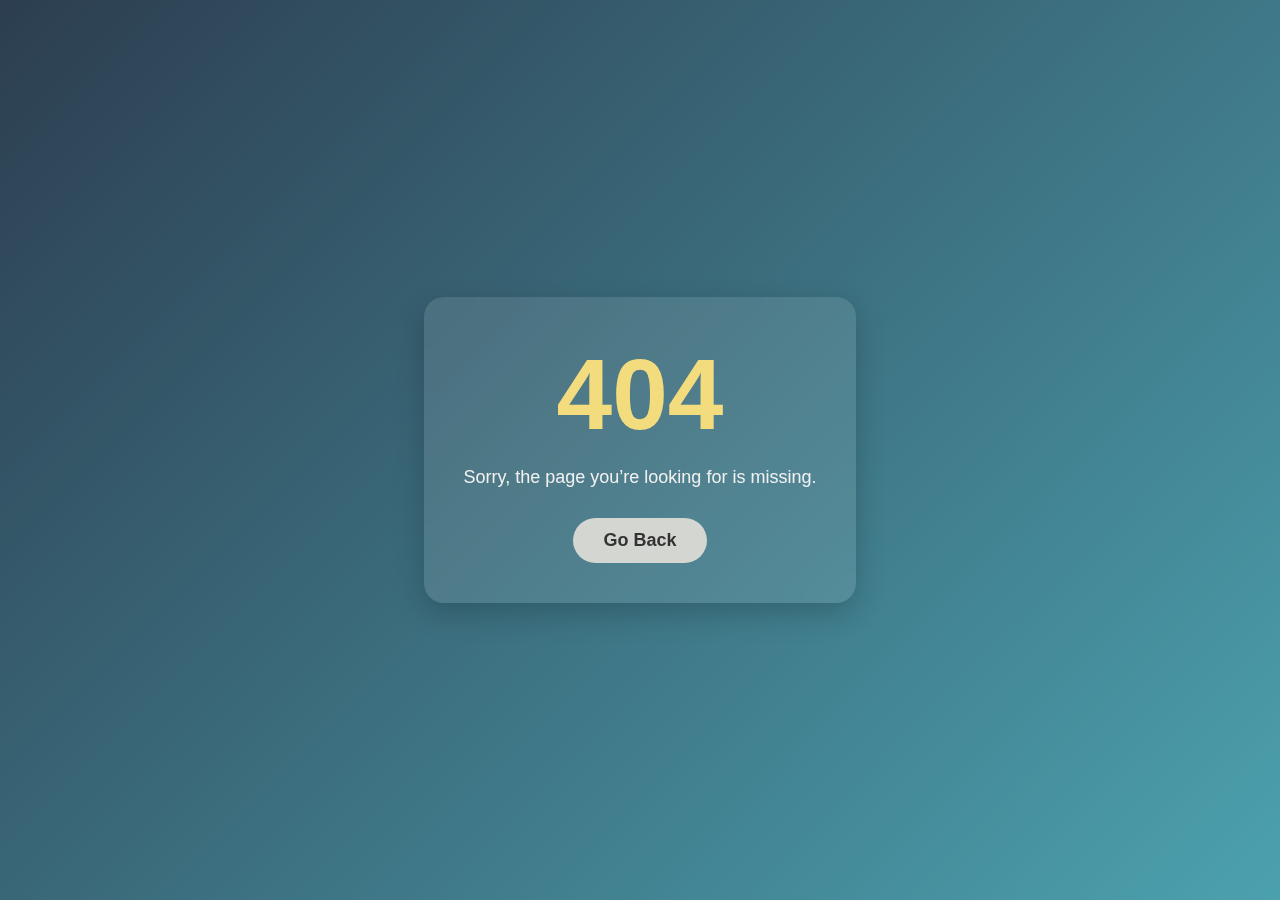
<file: index.html>
<!DOCTYPE html>
<html lang="en">

<head>
    <meta charset="UTF-8">
    <meta name="viewport" content="width=device-width, initial-scale=1.0">
    <title>404 Not Found</title>
    <style>
        * {
            margin: 0;
            padding: 0;
            box-sizing: border-box;
        }

        body {
            font-family: 'Poppins', sans-serif;
            background: linear-gradient(135deg, #2c3e50, #4ca1af);
            color: #fff;
            display: flex;
            justify-content: center;
            align-items: center;
            height: 100vh;
            text-align: center;
        }

        .container {
            max-width: 500px;
            padding: 40px;
            background: rgba(255, 255, 255, 0.1);
            border-radius: 20px;
            backdrop-filter: blur(10px);
            box-shadow: 0px 10px 30px rgba(0, 0, 0, 0.2);
        }

        h1 {
            font-size: 100px;
            font-weight: 700;
            color: #f5dd7dfb;
        }

        p {
            font-size: 18px;
            color: #f1f1f1;
            margin: 15px 0 30px;
        }

        .btn {
            background: #d4d6d1;
            color: #333;
            padding: 12px 30px;
            font-size: 18px;
            border: none;
            border-radius: 30px;
            cursor: pointer;
            transition: all 0.3s ease;
            font-weight: 600;
        }

        .btn:hover {
            background: #ffdb4d;
            transform: scale(1.05);
        }
    </style>
</head>

<body>
    <div class="container">
        <h1>404</h1>
        <p>Sorry, the page you’re looking for is missing.</p>
        <button class="btn" onclick="window.location.href='geri.html';">Go Back</button>
    </div>
</body>

</html>
</file>
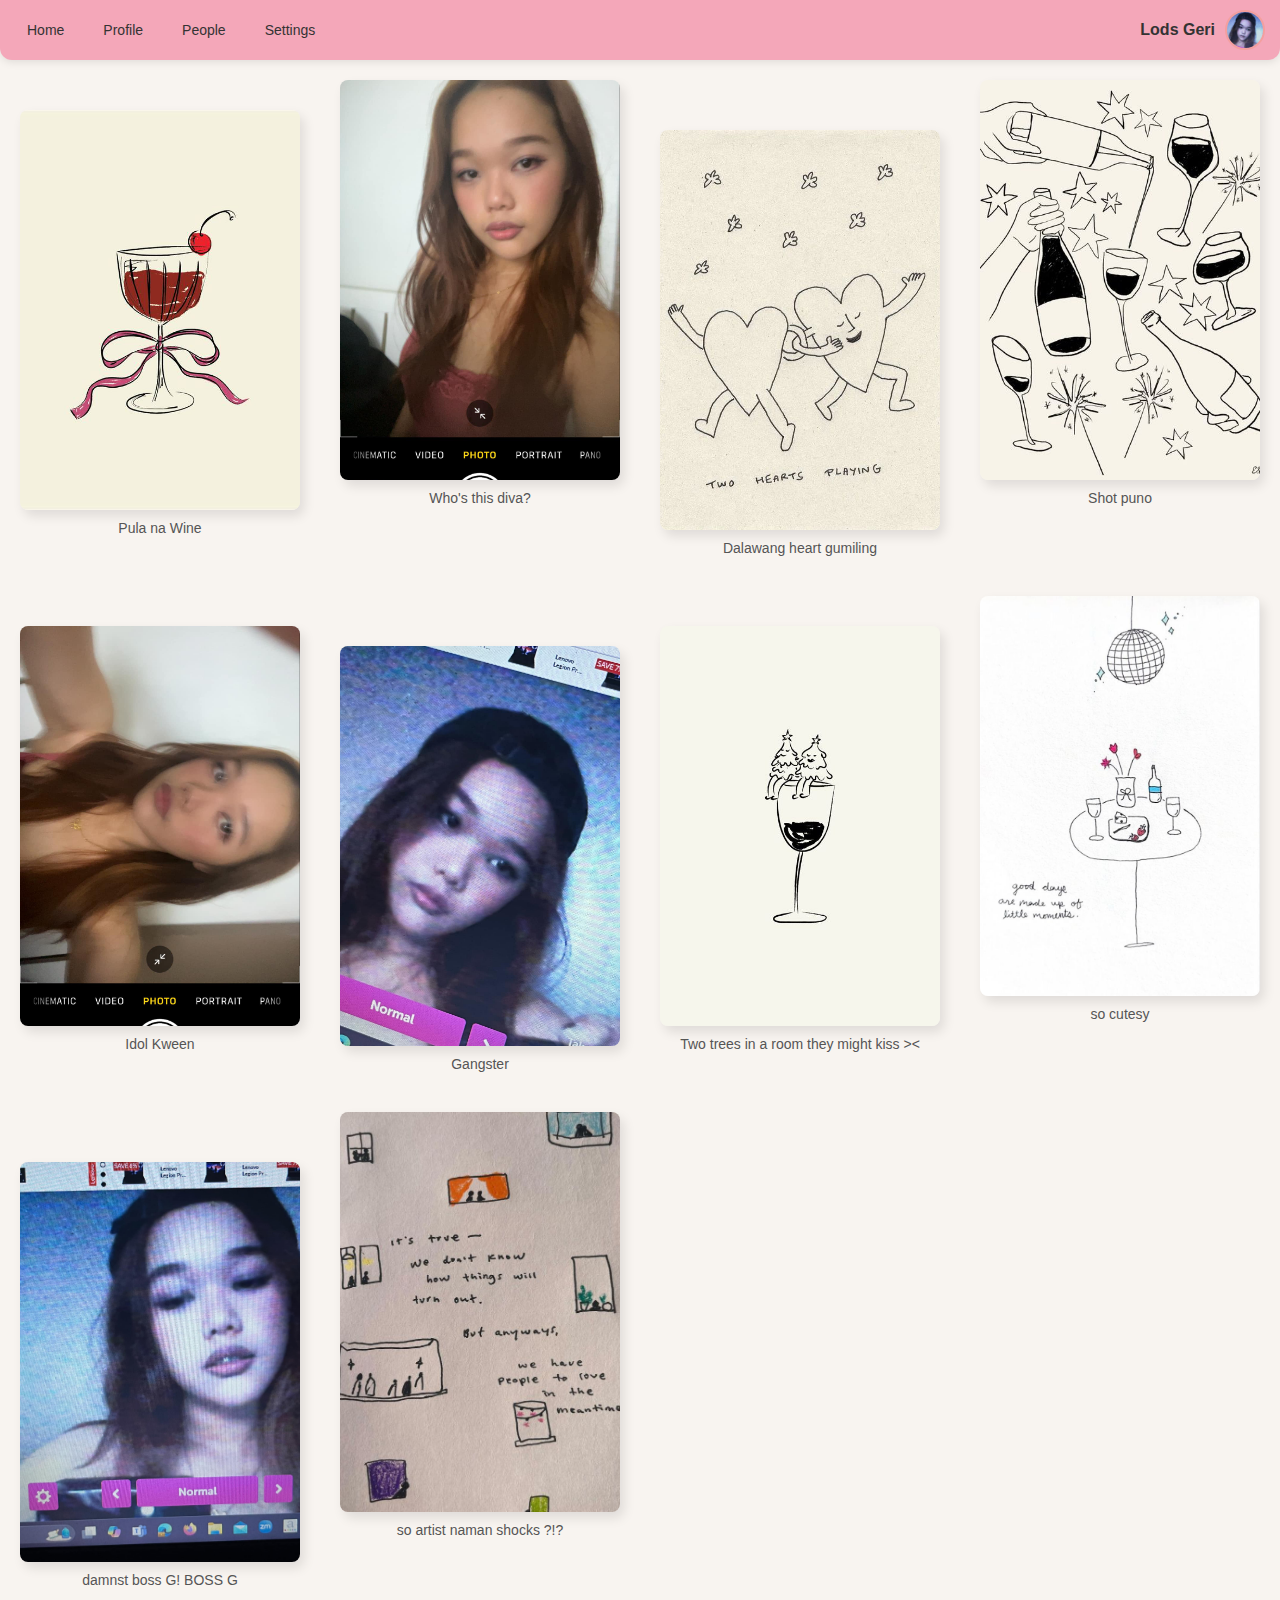
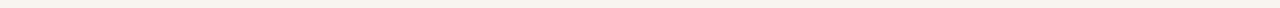
<file: geri.html>
<!DOCTYPE html>
<html lang="en">

<head>
    <meta charset="UTF-8">
    <meta name="viewport" content="width=device-width, initial-scale=1.0">
    <title>Geri Panget</title>
    <style>
        * {
            margin: 0;
            padding: 0;
            box-sizing: border-box;
        }

        body {
            font-family: 'Poppins', sans-serif;
            background: #f8f4f0;
            color: #333;
        }

        .header {
            background: #f4a7b9;
            padding: 10px 15px;
            display: flex;
            justify-content: space-between;
            align-items: center;
            box-shadow: 0px 2px 8px rgba(0, 0, 0, 0.1);
            border-radius: 0 0 12px 12px;
        }

        .user-menu {
            display: flex;
            gap: 15px;
        }

        .user-menu li {
            list-style: none;
            padding: 6px 12px;
            cursor: pointer;
            font-size: 14px;
            border-radius: 6px;
            transition: background 0.3s ease, transform 0.2s;
        }

        .user-menu li:hover {
            background: rgba(255, 255, 255, 0.4);
            transform: scale(1.05);
        }

        .user-info {
            display: flex;
            align-items: center;
            font-weight: 600;
        }

        .user-info img {
            width: 40px;
            height: 40px;
            object-fit: cover;
            border-radius: 50%;
            margin-left: 10px;
            border: 2px solid #f39f9f;
        }

        .content {
            padding: 5px;
            box-shadow: 20px;


        }

        .grid {
            display: grid;
            grid-template-columns: repeat(auto-fit, minmax(250px, 1fr));
            gap: 10px;

        }

        .card {
            padding: 15px;
            transition: transform 0.3s;
            position: relative;
        }

        .card:nth-child(odd) {
            margin-top: 30px;
        }

        .card:nth-child(3n) {
            margin-top: 50px;
        }

        .card:hover {
            transform: scale(1.05);
        }

        .card img {
            width: 100%;
            height: 400px;
            border-radius: 10px;
            object-fit: cover;
            box-shadow: 4px 6px 12px rgba(0, 0, 0, 0.1);
        }

        .card p {
            margin-top: 10px;
            font-size: 14px;
            color: #333;
        }

        .card img {
            width: 100%;
            height: 400px;
            border-radius: 8px;
            object-fit: cover;
        }

        .card p {
            font-size: 14px;
            color: #555;
            margin-top: 6px;
            font-weight: 500;
            text-align: center;
        }
    </style>
</head>

<body>
    <div class="header">
        <ul class="user-menu">
            <li>Home</li>
            <li>Profile</li>
            <li>People</li>
            <li>Settings</li>
        </ul>
        <div class="user-info"> Lods Geri <img src="gei.png" alt="User Icon"></div>
    </div>
    <div class="content">
        <div class="grid">
            <div class="card">
                <img src="pt6.png" alt="Post">
                <p> Pula na Wine </p>
            </div>
            <div class="card">
                <img src="gei2.png" alt="Post">
                <p> Who's this diva? </p>
            </div>
            <div class="card">
                <img src="pt4.png" alt="Post">
                <p> Dalawang heart gumiling </p>
            </div>
            <div class="card">
                <img src="pt1.png" alt="Post">
                <p> Shot puno </p>
            </div>
            <div class="card">
                <a href="heh.html">

                    <img src="gei5.png" alt="Post">
                </a>
                <p> Idol Kween </p>
            </div>
            <div class="card">
                <img src="gei3.png" alt="Post">

                <p> Gangster </p>
            </div>
            <div class="card">
                <img src="pt5.png" alt="Post">
                <p> Two trees in a room they might kiss >< </p>
            </div>
            <div class="card">
                <img src="pt2.png" alt="Post">
                <p> so cutesy </p>
            </div>
            <div class="card">
                <img src="gei4.png" alt="Post">
                <p>damnst boss G! BOSS G </p>
            </div>
            <div class="card">
                <img src="pt.png" alt="Post">
                <p> so artist naman shocks ?!? </p>
            </div>
        </div>
    </div>
</file>
